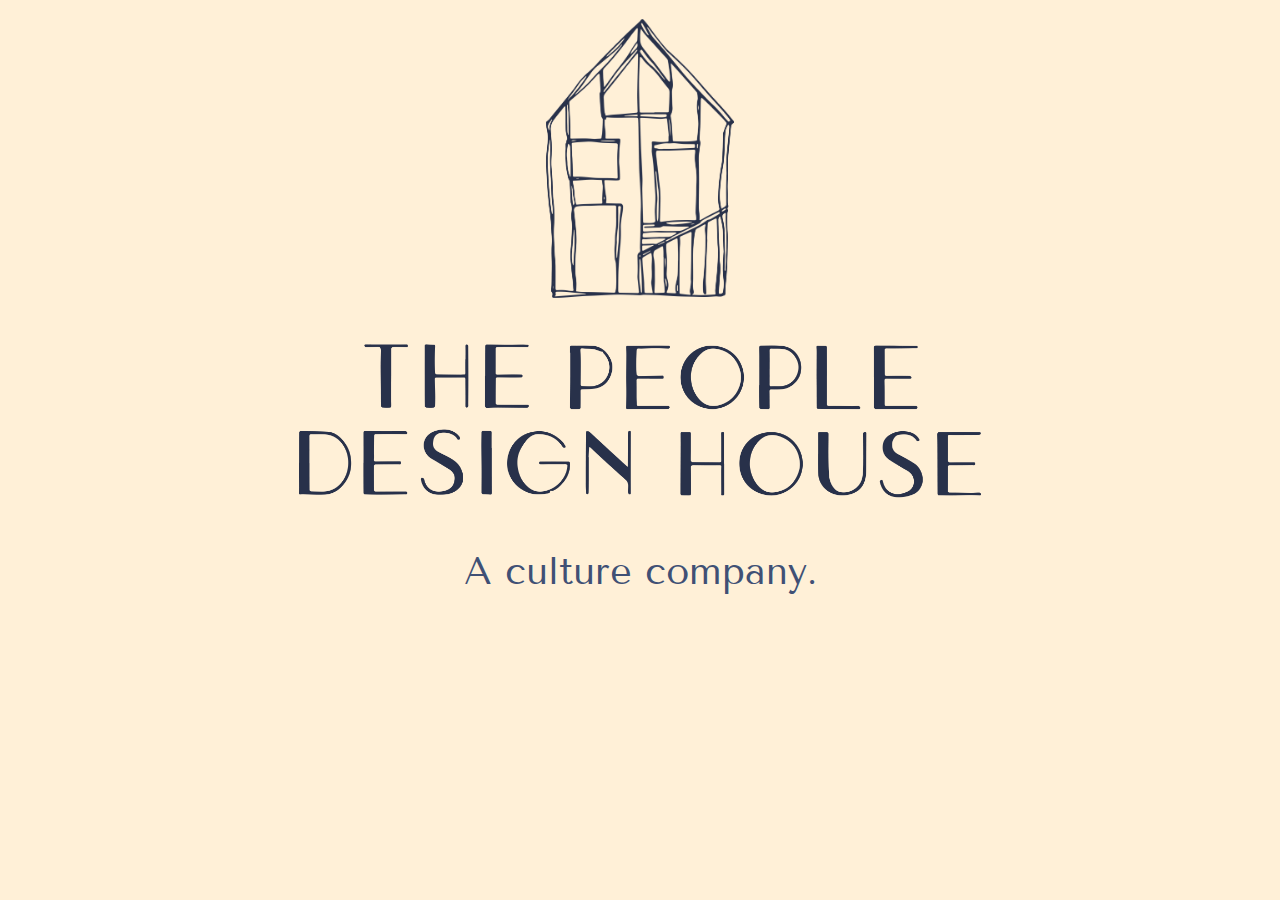
<file: index.html>
<!DOCTYPE html>
<html lang="en">

<head>
  <meta charset="UTF-8">
  <meta name="viewport" content="width=device-width, initial-scale=1.0">
  <meta http-equiv="X-UA-Compatible" content="ie=edge">
  <title>The People Design House &mdash; Home</title>
  <link href="https://fonts.googleapis.com/css?family=Tenor+Sans&display=swap" rel="stylesheet">
  <link rel="stylesheet" href="style.css">
  <link rel="apple-touch-icon" sizes="180x180" href="favicon/apple-touch-icon.png">
  <link rel="icon" type="image/png" sizes="32x32" href="favicon/favicon-32x32.png">
  <link rel="icon" type="image/png" sizes="16x16" href="favicon/favicon-16x16.png">
</head>

<body class="index">
  <a href="about.html">
    <main>
      <img src="logo.png" alt="The People Design House Logo" class="logo">
      <img src="wordmark.png" alt="The People Design House" class="wordmark">
      <h1 class="motto">A culture company.</h1>
    </main>
  </a>

</body>

</html>
</file>
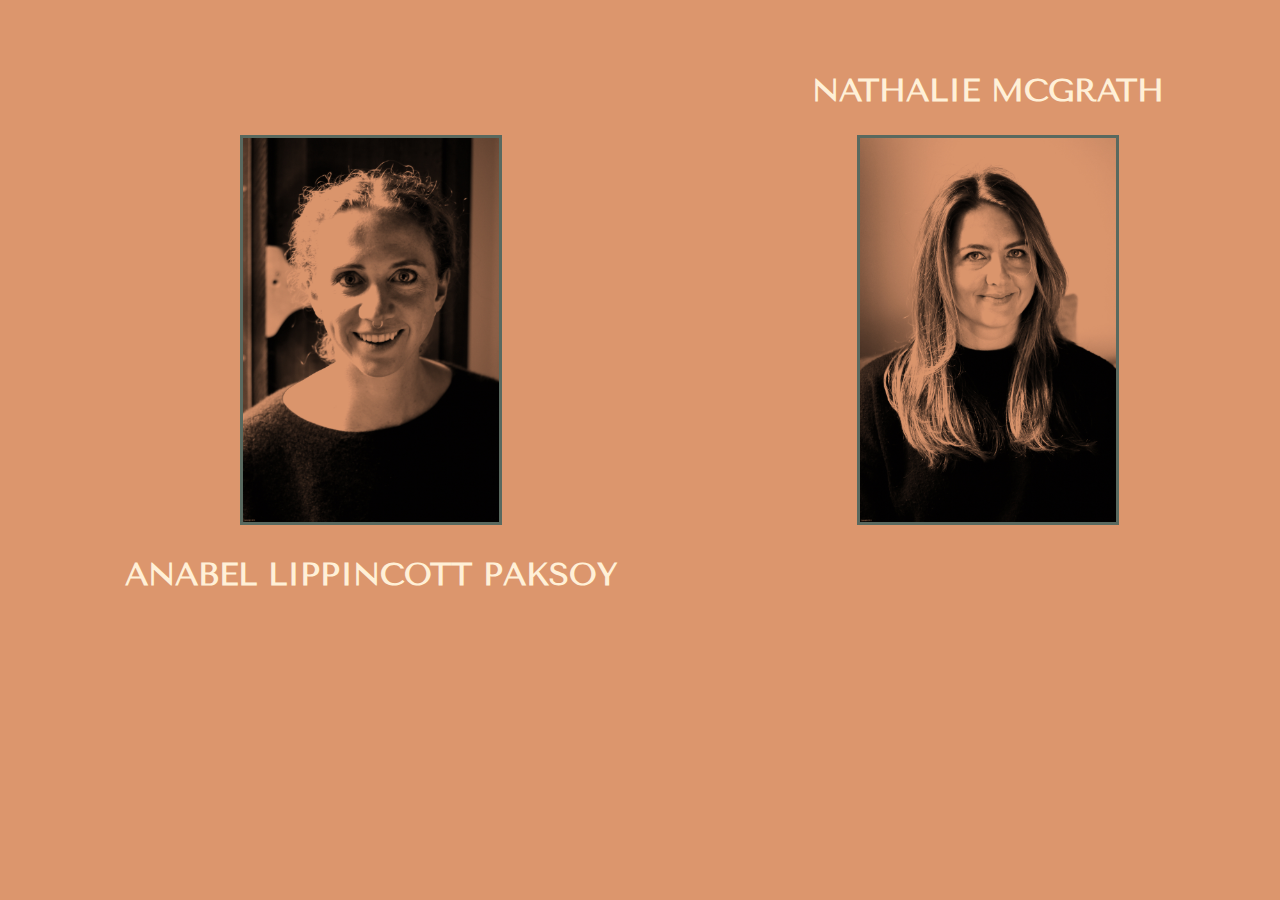
<file: about.html>
<!DOCTYPE html>
<html lang="en">

<head>
  <meta charset="UTF-8">
  <meta name="viewport" content="width=device-width, initial-scale=1.0">
  <meta http-equiv="X-UA-Compatible" content="ie=edge">
  <title>The People Design House &mdash; About</title>
  <link href="https://fonts.googleapis.com/css?family=Tenor+Sans&display=swap" rel="stylesheet">
  <link rel="stylesheet" href="style.css">
  <link rel="apple-touch-icon" sizes="180x180" href="favicon/apple-touch-icon.png">
  <link rel="icon" type="image/png" sizes="32x32" href="favicon/favicon-32x32.png">
  <link rel="icon" type="image/png" sizes="16x16" href="favicon/favicon-16x16.png">
</head>

<body class="about">
  <main>
    <a href="">
      <div class="founder anabel">
        <h1>&nbsp;</h1>
        <a href="https://www.linkedin.com/in/anabelpaksoy/">
          <img src="anabel.jpg" alt="Anabel Lippincott Paksoy">
        </a>
        <h1>
          <a href="https://www.linkedin.com/in/anabelpaksoy/">
            Anabel Lippincott Paksoy
          </a>
        </h1>
      </div>
      <div class="founder nathalie">
        <h1>
          <a href="https://www.linkedin.com/in/nathaliemcgrath/">
            Nathalie McGrath
          </a>
        </h1>
        <a href="https://www.linkedin.com/in/nathaliemcgrath/">
          <img src="nathalie.jpg" alt="Nathalie McGrath">
        </a>
      </div>
  </main>
  </a>

</body>

</html>
</file>
<file: style.css>
html,
body {
  margin: 0;
  font-family: "Tenor Sans", sans-serif;
}

.index {
  color: #405075;
  background-color: #fff0d7;
}

.index main {
  display: flex;
  flex-direction: column;
  align-items: center;
}

.logo {
  width: 28vw;
}

.wordmark {
  width: 55vw;
}

.motto {
  font-weight: normal;
  font-size: 3vw;
}

a {
  text-decoration: none;
  color: #405075;
}

.about {
  margin: 5vh 5vh 5vh 0;
  font-family: "Tenor Sans", sans-serif;
  background-color: #dc966d;
  color: #fff0d7;
}

.about a {
  color: #fff0d7;
}

.about main {
  display: flex;
}

.anabel {
  flex: 3;
}

.nathalie {
  flex: 2;
}

.founder {
  display: flex;
  flex-direction: column;
  align-items: center;
}

.founder h1 {
  display: flex;
  align-items: center;
  justify-content: center;
  text-transform: uppercase;
  font-size: 2.5vw;
  height: 10vh;
  margin: 0;
}

.founder img {
  width: 20vw;
  border: 3px solid #59695f;
}
</file>
